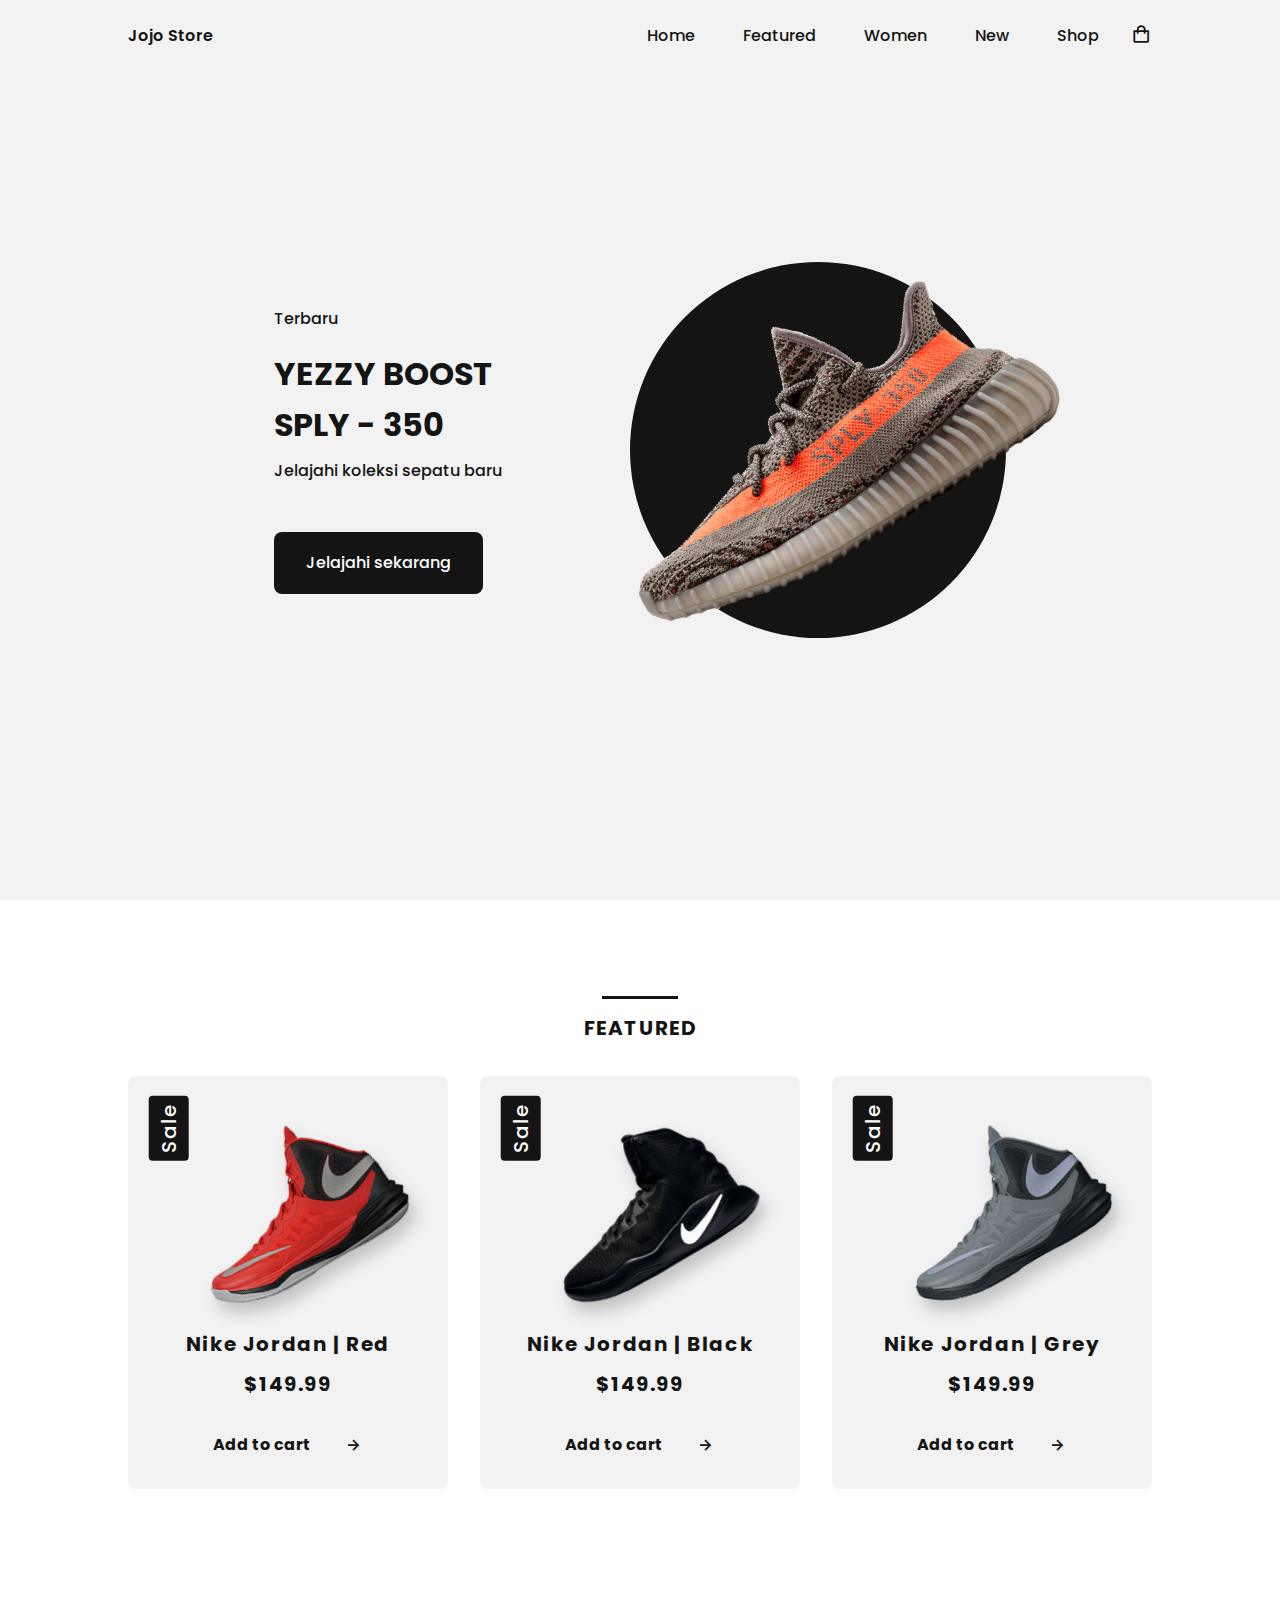
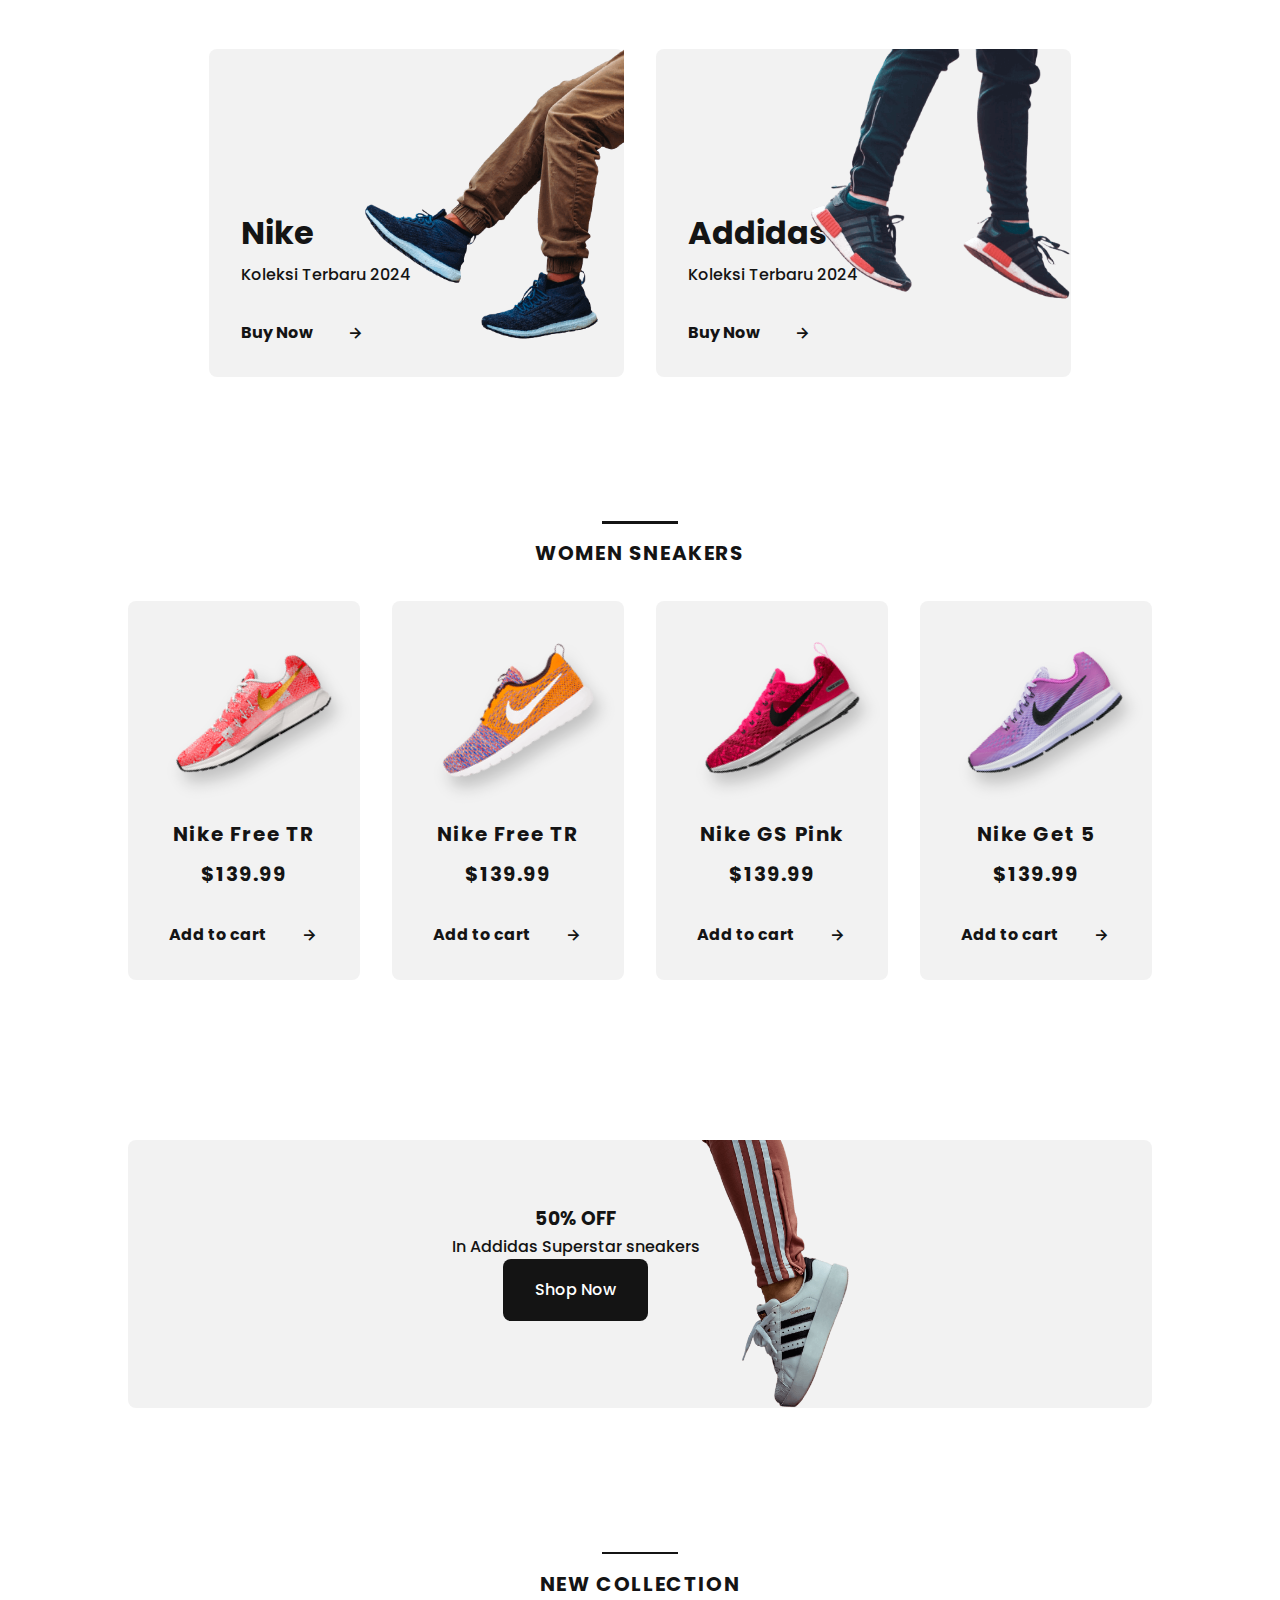
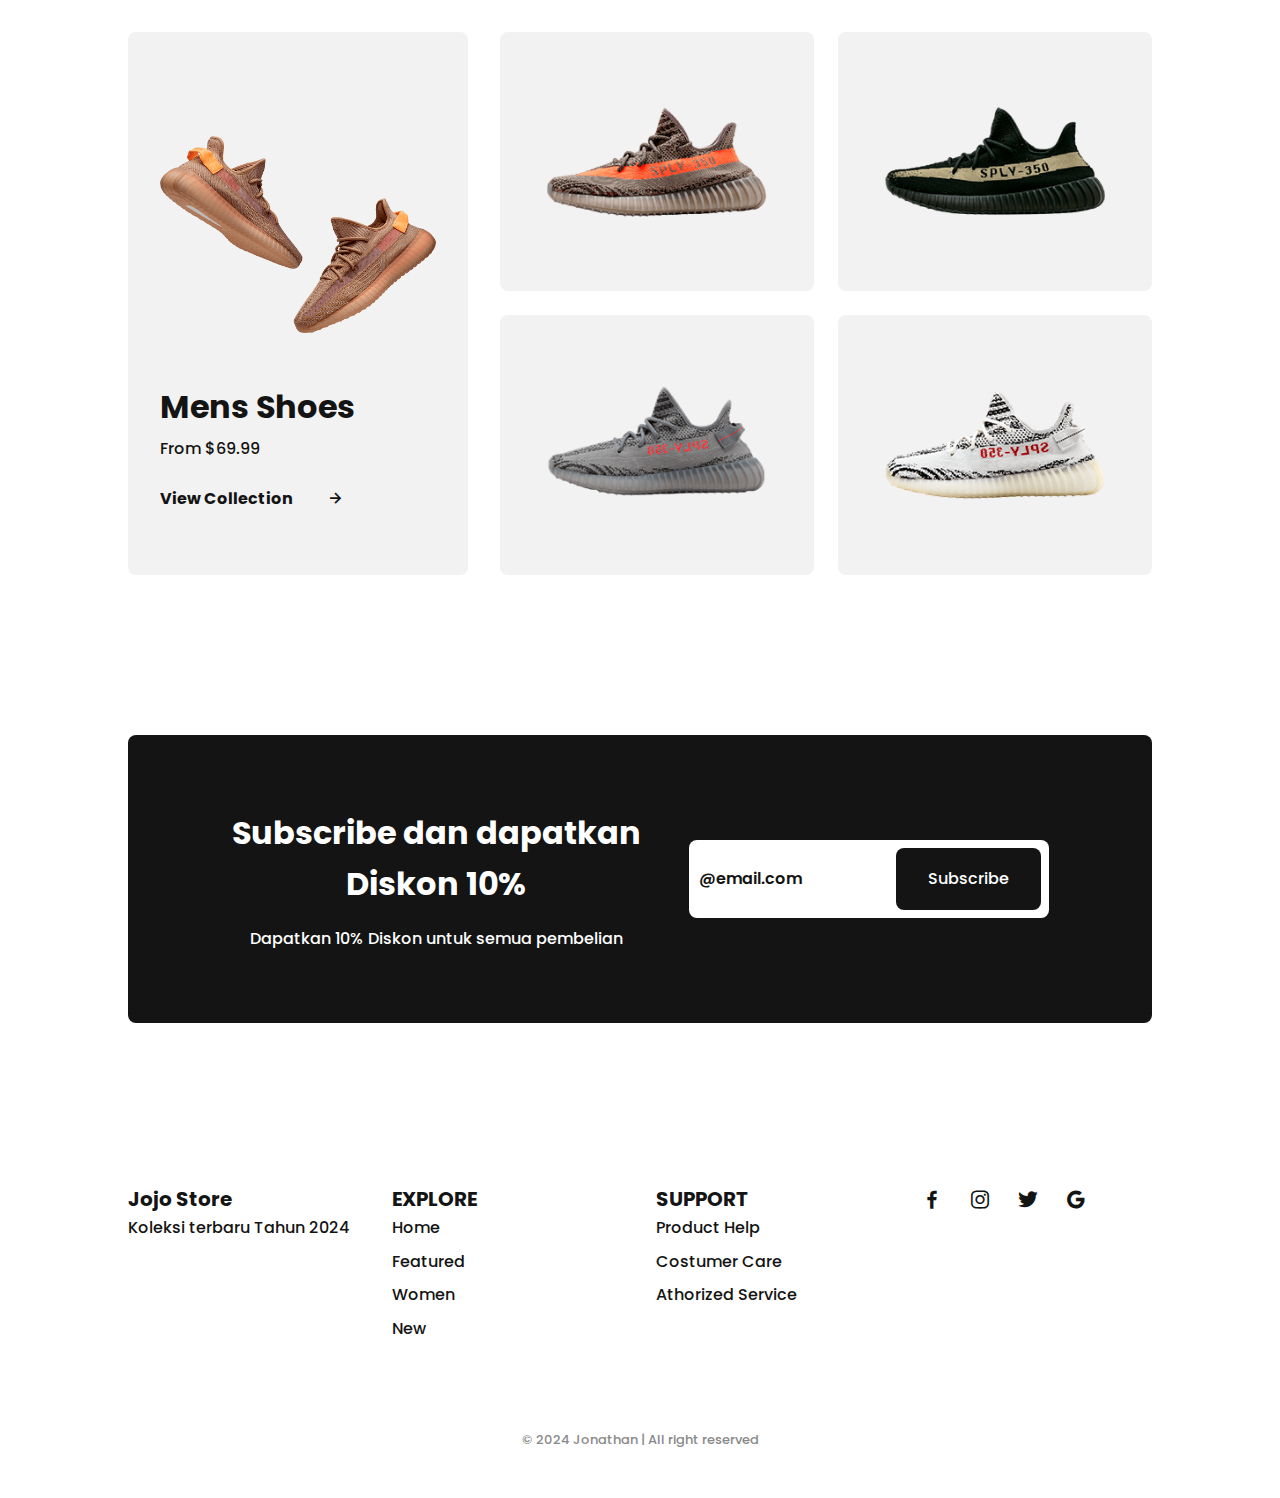
<file: index.html>
<!DOCTYPE html>
<html lang="en">
  <head>
    <meta charset="UTF-8" />
    <meta name="viewport" content="width=device-width, initial-scale=1.0" />

    <!-- ===== CSS ===== -->
    <link rel="stylesheet" href="assets/css/styles.css" />

    <!-- ===== BOX ICONS ===== -->
    <link
      href="https://unpkg.com/boxicons@2.1.4/css/boxicons.min.css"
      rel="stylesheet"
    />
    <title>Jojo Store</title>
  </head>
  <body>
    <!--===== HEADER =====-->
    <header class="l-header" id="header">
        <nav class="nav bd-grid">
            <div class="nav__toggle" id="nav-toggle">
                <i class='bx bxs-grid'></i>     
            </div>

            <a href="#" class="nav__logo">Jojo Store</a>

            <div class="nav__menu" id="nav-menu">
                <ul class="nav__list">
                    <li class="nav__item"><a href="#home" class="nav__link active">Home</a></li>
                    <li class="nav__item"><a href="#featured" class="nav__link">Featured</a></li>
                    <li class="nav__item"><a href="#women" class="nav__link">Women</a></li>
                    <li class="nav__item"><a href="#new" class="nav__link">New</a></li>
                    <li class="nav__item"><a href="./shop.html" class="nav__link">Shop</a></li>
                </ul>
            </div>
            <div class="nav__shop">
                <i class='bx bx-shopping-bag' ></i> 
            </div>
        </nav>
    </header>
    <main class="l-main"></main>
      <!--===== HOME =====-->
    <section class="home" id="home">
      <div class="home__container bd-grid">
        <div class="home__sneaker">
          <div class="home__shape"></div>
          <img src="assets/img/imghome.png" alt="" class="home__img">
        </div>
        
        <div class="home__data">
          <span class="home__new">Terbaru</span>
          <h1 class="home__title">YEZZY BOOST <br> SPLY - 350</h1>
          <p class="home__description">Jelajahi koleksi sepatu baru</p>
          <a href="#" class="button">Jelajahi sekarang</a>
        </div>
      </div>
    </section>
      <!--===== FEATURED =====-->
      <section class="featured section" id="featured">
        <h2 class="section-title">FEATURED</h2>

        <div class="featured__container bd-grid">
          <article class="sneaker">
            <div class="sneaker__sale">Sale</div>
            <img src="assets/img/featured1.png" alt="" class="sneaker__img">
            <span class="sneaker__name">Nike Jordan | Red</span>
            <span class="sneaker__preci">$149.99</span>
            <a href="" class="button-light">Add to cart <i class='bx bx-right-arrow-alt button-icon'></i></a>
          </article>
          <article class="sneaker">
            <div class="sneaker__sale">Sale</div>
            <img src="assets/img/featured2.png" alt="" class="sneaker__img">
            <span class="sneaker__name">Nike Jordan | Black</span>
            <span class="sneaker__preci">$149.99</span>
            <a href="" class="button-light">Add to cart <i class='bx bx-right-arrow-alt button-icon'></i></a>
          </article>
          <article class="sneaker">
            <div class="sneaker__sale">Sale</div>
            <img src="assets/img/featured3.png" alt="" class="sneaker__img">
            <span class="sneaker__name">Nike Jordan | Grey</span>
            <span class="sneaker__preci">$149.99</span>
            <a href="" class="button-light">Add to cart <i class='bx bx-right-arrow-alt button-icon'></i></a>
          </article>
        </div>
      </section>

      <!--===== COLLECTION =====-->
      <section class="collection section">
        <div class="collection__container bd-grid">
          <div class="collection__card">
            <div class="collection__data">
              <h3 class="collection__name">Nike</h3>
              <p class="collection__description">Koleksi Terbaru 2024</p>
              <a href="#" class="button-light">Buy Now <i class='bx bx-right-arrow-alt button-icon'></i></a>
            </div>

            <img src="assets/img/collection1.png" alt="" class="collection__img">
          </div>

          <div class="collection__card">
            <div class="collection__data">
              <h3 class="collection__name">Addidas</h3>
              <p class="collection__description">Koleksi Terbaru 2024</p>
              <a href="#" class="button-light">Buy Now <i class='bx bx-right-arrow-alt button-icon'></i></a>
            </div>

            <img src="assets/img/collection2.png" alt="" class="collection__img">
          </div>
        </div>
      </section>

      <!--===== WOMEN SNEAKERS =====-->
      <section class="women section" id="women">
        <h2 class="section-title">WOMEN SNEAKERS</h2>

        <div class="women__container bd-grid">
          <article class="sneaker">
            <img src="assets/img/women1.png" alt="" class="sneaker__img">
            <span class="sneaker__name">Nike Free TR</span>
            <span class="sneaker__preci">$139.99</span>
            <a href="" class="button-light">Add to cart <i class='bx bx-right-arrow-alt button-icon'></i></a>
          </article>

          <article class="sneaker">
            <img src="assets/img/women2.png" alt="" class="sneaker__img">
            <span class="sneaker__name">Nike Free TR</span>
            <span class="sneaker__preci">$139.99</span>
            <a href="" class="button-light">Add to cart <i class='bx bx-right-arrow-alt button-icon'></i></a>
          </article>

          <article class="sneaker">
            <img src="assets/img/women3.png" alt="" class="sneaker__img">
            <span class="sneaker__name">Nike GS Pink</span>
            <span class="sneaker__preci">$139.99</span>
            <a href="" class="button-light">Add to cart <i class='bx bx-right-arrow-alt button-icon'></i></a>
          </article>

          <article class="sneaker">
            <img src="assets/img/women4.png" alt="" class="sneaker__img">
            <span class="sneaker__name">Nike Get 5</span>
            <span class="sneaker__preci">$139.99</span>
            <a href="" class="button-light">Add to cart <i class='bx bx-right-arrow-alt button-icon'></i></a>
          </article>
        </div>
      </section>

      <!--===== OFFER =====-->
      <section class="offer section">
        <div class="offer__container bd-grid">
          <div class="offer__data">
            <h3 class="offer_title">50% OFF</h3>
            <p class="offer_description">In Addidas Superstar sneakers</p>
            <a href="#" class="button">Shop Now</a>
          </div>

          <img src="assets/img/offert.png" alt="" class="offer__img">
        </div>
      </section>

      <!--===== NEW COLLECTION =====-->
      <section class="new section" id="new">
        <h2 class="section-title">NEW COLLECTION</h2>

        <div class="new__container bd-grid">
          <div class="new__mens">
            <img src="assets/img/new1.png" alt="" class="new__mens-img">
            <h3 class="new__title">Mens Shoes</h3>
            <span class="new__preci">From $69.99</span>
            <a href="#" class="button-light">View Collection <i class='bx bx-right-arrow-alt button-icon'></i></a>
          </div>

          <div class="new__sneaker">
            <div class="new__sneaker-card">
              <img src="assets/img/new2.png" alt="" class="new__sneaker-img">
              <div class="new__sneaker-overlay">
                <a href="#" class="button">Add to Cart</a>
              </div>
            </div>
            <div class="new__sneaker-card">
              <img src="assets/img/new3.png" alt="" class="new__sneaker-img">
              <div class="new__sneaker-overlay">
                <a href="#" class="button">Add to Cart</a>
              </div>
            </div>
            <div class="new__sneaker-card">
              <img src="assets/img/new4.png" alt="" class="new__sneaker-img">
              <div class="new__sneaker-overlay">
                <a href="#" class="button">Add to Cart</a>
              </div>
            </div>
            <div class="new__sneaker-card">
              <img src="assets/img/new5.png" alt="" class="new__sneaker-img">
              <div class="new__sneaker-overlay">
                <a href="#" class="button">Add to Cart</a>
              </div>
            </div>
          </div>
        </div>
      </section>

      <!--===== NEWSLETTER =====-->
      <section class="newsletter section">
        <div class="newsletter__container bd-grid">
          <div>
            <h3 class="newsletter__title">Subscribe dan dapatkan <br> Diskon 10%</h3>
            <p class="newsletter__description">Dapatkan 10% Diskon untuk semua pembelian</p>
          </div>

          <form action="" class="newsletter__subscribe">
            <input type="text" placeholder="@email.com" class="newsletter__input">
            <a href="#" class="button">Subscribe</a>
          </form>
        </div>
      </section>
    </main>

    <!--===== FOOTER =====-->
    <footer class="footer section">
      <div class="footer__container bd-grid">
        <div class="footer__box">
          <h3 class="footer__title">Jojo Store</h3>
          <p class="footer__description">Koleksi terbaru Tahun 2024</p>
        </div>

        <div class="footer__box">
          <h3 class="footer__title">EXPLORE</h3>
          <ul>
            <li><a href="#home" class="footer__link">Home</a></li>
            <li><a href="#featured" class="footer__link">Featured</a></li>
            <li><a href="#women" class="footer__link">Women</a></li>
            <li><a href="#new" class="footer__link">New</a></li>
          </ul>
        </div>

        <div class="footer__box">
          <h3 class="footer__title">SUPPORT</h3>
          <ul>
            <li><a href="#" class="footer__link">Product Help</a></li>
            <li><a href="#" class="footer__link">Costumer Care</a></li>
            <li><a href="#" class="footer__link">Athorized Service</a></li>
          </ul>
        </div>

        <div class="footer__box">
          <a href="#" class="footer__social"><i class='bx bxl-facebook'></i></a>
          <a href="#" class="footer__social"><i class='bx bxl-instagram'></i></a>
          <a href="#" class="footer__social"><i class='bx bxl-twitter'></i></a>
          <a href="#" class="footer__social"><i class='bx bxl-google'></i></a>
        </div>
      </div>

      <p class="footer__copy">&#169; 2024 Jonathan | All right reserved</p>
    </footer>

    <!--===== MAIN JS =====-->
    <script src="assets/js/main.js"></script>
  </body>
</html>
</file>
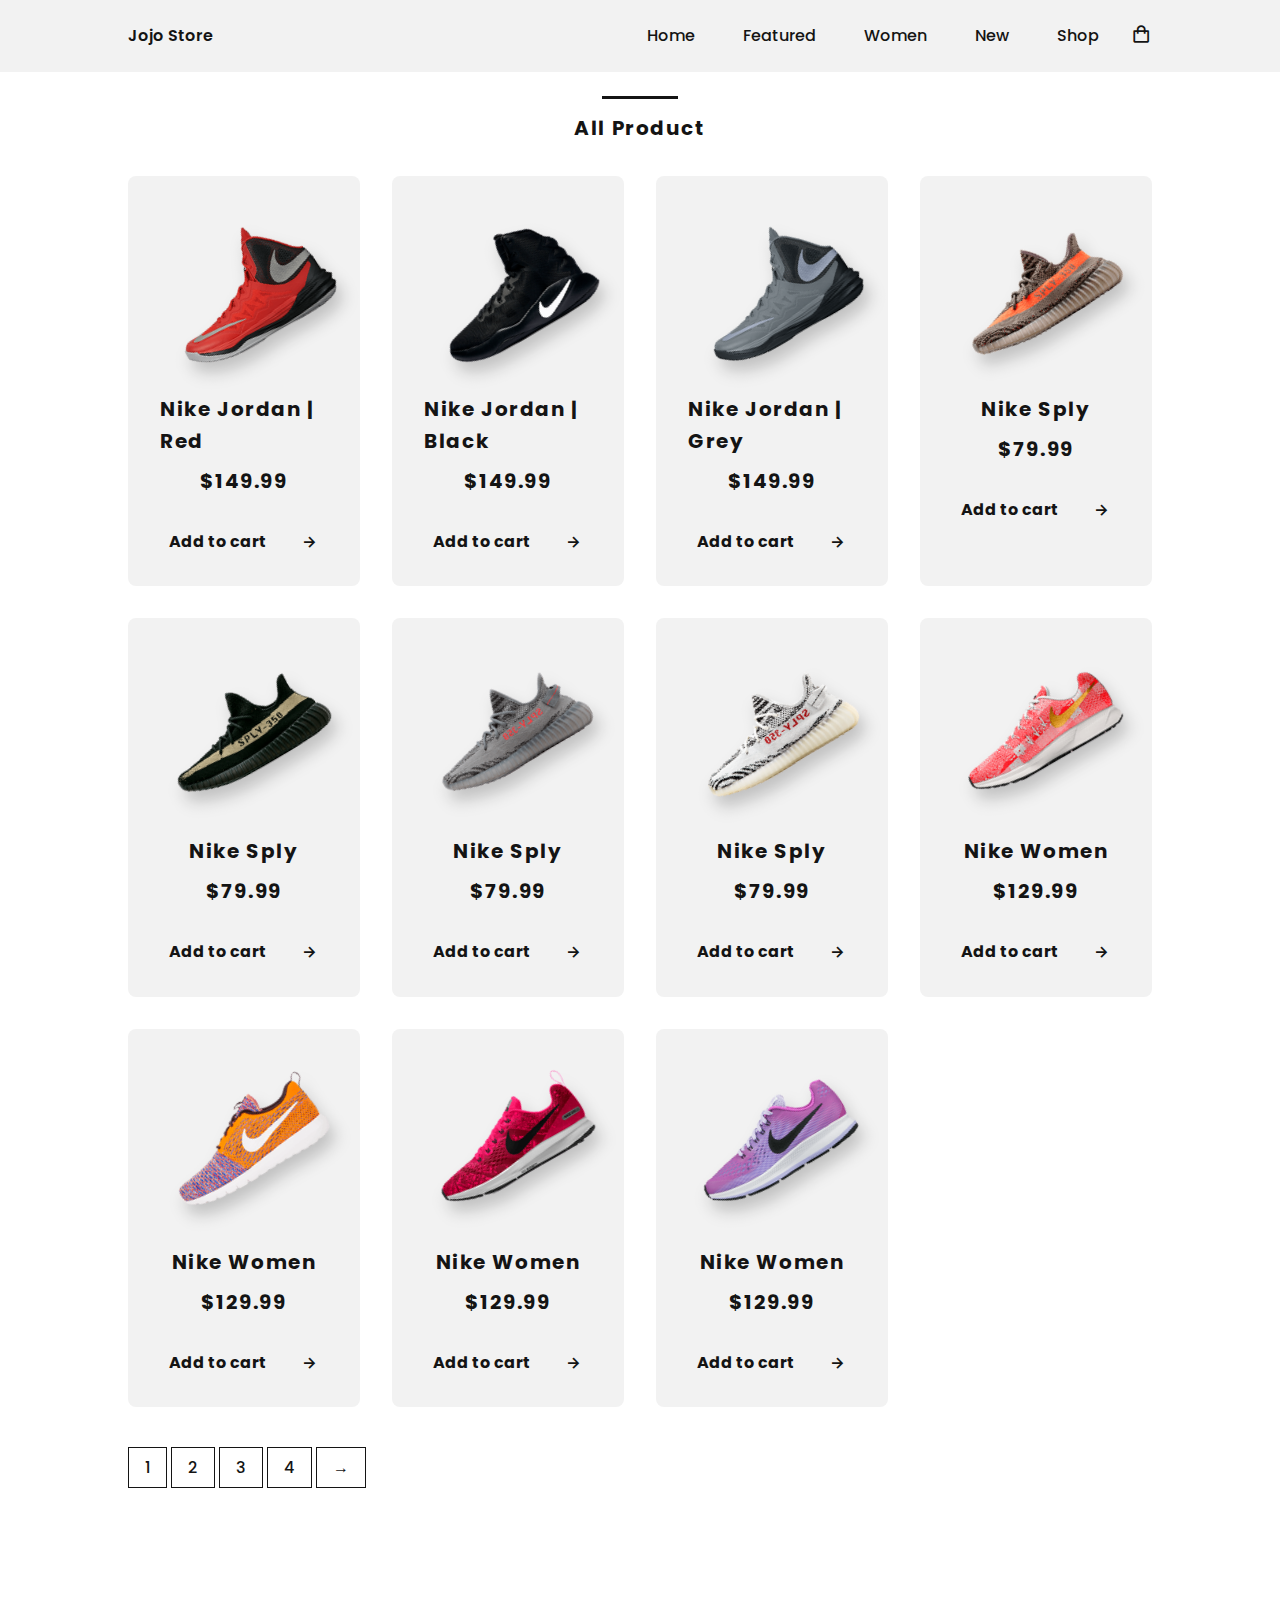
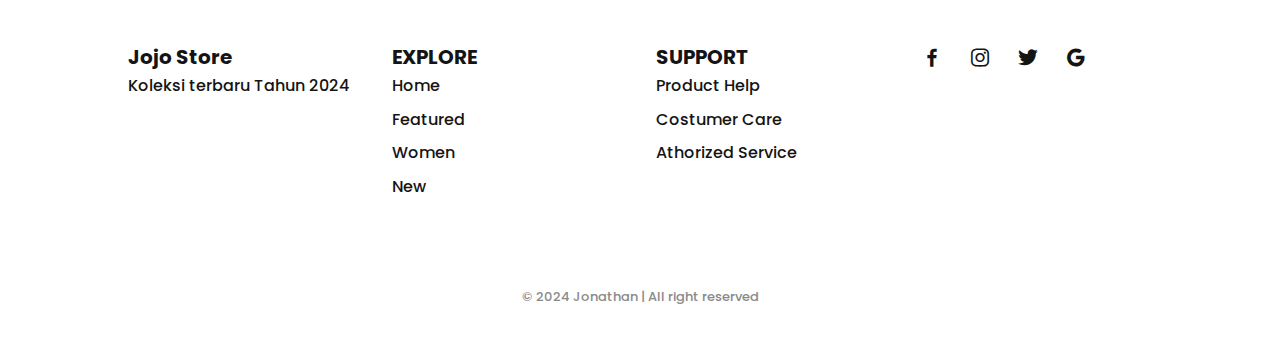
<file: shop.html>
<!DOCTYPE html>
<html lang="en">
  <head>
    <meta charset="UTF-8" />
    <meta name="viewport" content="width=device-width, initial-scale=1.0" />

    <!-- ===== CSS ===== -->
    <link rel="stylesheet" href="assets/css/styles.css" />

    <!-- ===== BOX ICONS ===== -->
    <link
      href="https://unpkg.com/boxicons@2.1.4/css/boxicons.min.css"
      rel="stylesheet"
    />

    <title>Jojo Store</title>
  </head>
  <body>
    <!--===== HEADER =====-->
    <header class="l-header" id="header">
      <nav class="nav bd-grid">
        <div class="nav__toggle" id="nav-toggle">
          <i class="bx bxs-grid"></i>
        </div>

        <a href="#" class="nav__logo">Jojo Store</a>

        <div class="nav__menu" id="nav-menu">
          <ul class="nav__list">
            <li class="nav__item">
              <a href="./index.html" class="nav__link">Home</a>
            </li>
            <li class="nav__item">
              <a href="./index.html#featured" class="nav__link">Featured</a>
            </li>
            <li class="nav__item">
              <a href="./index.html#women" class="nav__link">Women</a>
            </li>
            <li class="nav__item">
              <a href="./index.html#new" class="nav__link">New</a>
            </li>
            <li class="nav__item">
              <a href="#shop" class="nav__link active">Shop</a>
            </li>
          </ul>
        </div>
        <div class="nav__shop">
          <i class="bx bx-shopping-bag"></i>
        </div>
      </nav>
    </header>

    <main class="l-main">
      <!--===== ALL PRODUCT =====-->
      <section class="featured section" id="shop">
        <h2 class="section-title">All Product</h2>

        <div class="featured__container bd-grid">
          <article class="sneaker">
            <img src="assets/img/featured1.png" alt="" class="sneaker__img" />
            <span class="sneaker__name">Nike Jordan | Red</span>
            <span class="sneaker__preci">$149.99</span>
            <a href="" class="button-light"
              >Add to cart <i class="bx bx-right-arrow-alt button-icon"></i
            ></a>
          </article>

          <article class="sneaker">
            <img src="assets/img/featured2.png" alt="" class="sneaker__img" />
            <span class="sneaker__name">Nike Jordan | Black</span>
            <span class="sneaker__preci">$149.99</span>
            <a href="" class="button-light"
              >Add to cart <i class="bx bx-right-arrow-alt button-icon"></i
            ></a>
          </article>

          <article class="sneaker">
            <img src="assets/img/featured3.png" alt="" class="sneaker__img" />
            <span class="sneaker__name">Nike Jordan | Grey</span>
            <span class="sneaker__preci">$149.99</span>
            <a href="" class="button-light"
              >Add to cart <i class="bx bx-right-arrow-alt button-icon"></i
            ></a>
          </article>

          <article class="sneaker">
            <img src="assets/img/new2.png" alt="" class="sneaker__img" />
            <span class="sneaker__name">Nike Sply</span>
            <span class="sneaker__preci">$79.99</span>
            <a href="" class="button-light"
              >Add to cart <i class="bx bx-right-arrow-alt button-icon"></i
            ></a>
          </article>

          <article class="sneaker">
            <img src="assets/img/new3.png" alt="" class="sneaker__img" />
            <span class="sneaker__name">Nike Sply</span>
            <span class="sneaker__preci">$79.99</span>
            <a href="" class="button-light"
              >Add to cart <i class="bx bx-right-arrow-alt button-icon"></i
            ></a>
          </article>

          <article class="sneaker">
            <img src="assets/img/new4.png" alt="" class="sneaker__img" />
            <span class="sneaker__name">Nike Sply</span>
            <span class="sneaker__preci">$79.99</span>
            <a href="" class="button-light"
              >Add to cart <i class="bx bx-right-arrow-alt button-icon"></i
            ></a>
          </article>

          <article class="sneaker">
            <img src="assets/img/new5.png" alt="" class="sneaker__img" />
            <span class="sneaker__name">Nike Sply</span>
            <span class="sneaker__preci">$79.99</span>
            <a href="" class="button-light"
              >Add to cart <i class="bx bx-right-arrow-alt button-icon"></i
            ></a>
          </article>

          <article class="sneaker">
            <img src="assets/img/women1.png" alt="" class="sneaker__img" />
            <span class="sneaker__name">Nike Women</span>
            <span class="sneaker__preci">$129.99</span>
            <a href="" class="button-light"
              >Add to cart <i class="bx bx-right-arrow-alt button-icon"></i
            ></a>
          </article>

          <article class="sneaker">
            <img src="assets/img/women2.png" alt="" class="sneaker__img" />
            <span class="sneaker__name">Nike Women</span>
            <span class="sneaker__preci">$129.99</span>
            <a href="" class="button-light"
              >Add to cart <i class="bx bx-right-arrow-alt button-icon"></i
            ></a>
          </article>

          <article class="sneaker">
            <img src="assets/img/women3.png" alt="" class="sneaker__img" />
            <span class="sneaker__name">Nike Women</span>
            <span class="sneaker__preci">$129.99</span>
            <a href="" class="button-light"
              >Add to cart <i class="bx bx-right-arrow-alt button-icon"></i
            ></a>
          </article>

          <article class="sneaker">
            <img src="assets/img/women4.png" alt="" class="sneaker__img" />
            <span class="sneaker__name">Nike Women</span>
            <span class="sneaker__preci">$129.99</span>
            <a href="" class="button-light"
              >Add to cart <i class="bx bx-right-arrow-alt button-icon"></i
            ></a>
          </article>
        </div>

        <div class="sneaker__pages bd-grid">
          <div>
            <span class="sneaker__pag">1</span>
            <span class="sneaker__pag">2</span>
            <span class="sneaker__pag">3</span>
            <span class="sneaker__pag">4</span>
            <span class="sneaker__pag">&#8594;</span>
          </div>
        </div>
      </section>
    </main>

    <!--===== FOOTER =====-->
    <footer class="footer section">
      <div class="footer__container bd-grid">
        <div class="footer__box">
          <h3 class="footer__title">Jojo Store</h3>
          <p class="footer__description">Koleksi terbaru Tahun 2024</p>
        </div>

        <div class="footer__box">
          <h3 class="footer__title">EXPLORE</h3>
          <ul>
            <li><a href="./index.html#home" class="footer__link">Home</a></li>
            <li>
              <a href="./index.html#featured" class="footer__link">Featured</a>
            </li>
            <li><a href="./index.html#women" class="footer__link">Women</a></li>
            <li><a href="./index.html#new" class="footer__link">New</a></li>
          </ul>
        </div>

        <div class="footer__box">
          <h3 class="footer__title">SUPPORT</h3>
          <ul>
            <li><a href="#" class="footer__link">Product Help</a></li>
            <li><a href="#" class="footer__link">Costumer Care</a></li>
            <li><a href="#" class="footer__link">Athorized Service</a></li>
          </ul>
        </div>

        <div class="footer__box">
          <a href="#" class="footer__social"><i class="bx bxl-facebook"></i></a>
          <a href="#" class="footer__social"
            ><i class="bx bxl-instagram"></i
          ></a>
          <a href="#" class="footer__social"><i class="bx bxl-twitter"></i></a>
          <a href="#" class="footer__social"><i class="bx bxl-google"></i></a>
        </div>
      </div>

      <p class="footer__copy">&#169; 2024 Jonathan | All right reserved</p>
    </footer>

    <!--===== MAIN JS =====-->
    <script src="assets/js/main.js"></script>
  </body>
</html>
</file>
<file: assets/css/styles.css>
/*===== GOOGLE FONTS =====*/
@import url("https://fonts.googleapis.com/css2?family=Poppins:wght@400;500;600;700&display=swap");
/*===== VARIABLES CSS =====*/
:root {
  --header-height: 3rem;
  /*===== Font weight =====*/
  --font-medium: 500;
  --font-semi-bold: 600;
  --font-bold: 700;

  /*===== Colores =====*/
  --dark-color: #141414;
  --dark-color-light: #8a8a8a;
  --dark-color-lighten: #f2f2f2;
  --white-color: #ffff;

  /*===== Font and typography =====*/
  --body-font: "Poppins", sans-serif;
  --big-font-size: 1.25rem;
  --bigger-font-size: 1.5rem;
  --biggest-font-size: 2rem;
  --h2-font-size: 1.25rem;
  --normal-font-size: 0.938rem;
  --smaller-font-size: 0.813rem;

  /*===== Margenes =====*/
  --mb-1: 0.5rem;
  --mb-2: 1rem;
  --mb-3: 1.5rem;
  --mb-4: 2rem;
  --mb-5: 2.5rem;
  --mb-6: 3rem;

  /*===== z index =====*/
  --z-fixed: 100;

  /*===== Rotate img =====*/
  --rotate-img: rotate(-30deg);
}

@media screen and (min-width: 758px) {
  :root {
    --big-font-size: 1.25rem;
    --bigger-font-size: 2rem;
    --biggest-font-size: 3rem;
    --normal-font-size: 1rem;
    --smaller-font-size: 0.813rem;
  }
}

/*===== BASE =====*/
*,
::before,
::after {
  box-sizing: border-box;
}

html {
  scroll-behavior: smooth;
}

body {
  margin: var(--header-height) 0 0 0;
  font-family: var(--body-font);
  font-size: var(--normal-font-size);
  font-weight: var(--font-medium);
  color: var(--dark-color);
  line-height: 1.6;
}

h1,
h2,
h3,
p,
ul {
  margin: 0;
}

ul {
  padding: 0;
  list-style: none;
}

a {
  text-decoration: none;
  color: var(--dark-color);
}

img {
  max-width: 100%;
  height: auto;
  display: block;
}

/*===== CLASS CSS ===== */
.section {
  padding: 5rem 0 2rem;
}

.section-title {
  position: relative;
  font-size: var(--big-font-size);
  margin-bottom: var(--mb-4);
  text-align: center;
  letter-spacing: 0.1rem;
}

.section-title::after {
  content: "";
  position: absolute;
  width: 56px;
  height: 0.18rem;
  top: -1rem;
  left: 0;
  right: 0;
  margin: auto;
  background-color: var(--dark-color);
}

/*===== LAYOUT =====*/
.bd-grid {
  max-width: 1024px;
  display: grid;
  grid-template-columns: 100%;
  column-gap: 2rem;
  width: calc(100% - 2rem);
  margin-left: var(--mb-2);
  margin-right: var(--mb-2);
}

.l-header {
  width: 100%;
  position: fixed;
  top: 0;
  left: 0;
  z-index: var(--z-fixed);
  background-color: var(--dark-color-lighten);
}

/*===== NAV =====*/
.nav {
  height: var(--header-height);
  display: flex;
  justify-content: space-between;
  align-items: center;
}

@media screen and (max-width: 768px) {
  .nav__menu {
    position: fixed;
    top: var(--header-height);
    left: -100%;
    width: 70%;
    height: 100vh;
    padding: 2rem;
    background-color: var(--white-color);
    transition: 0.5s;
  }
}

.nav__item {
  margin-bottom: var(--mb-4);
}

.nav__logo {
  font-weight: var(--font-semi-bold);
}

.nav__toggle,
.nav__shop {
  font-size: 1.3rem;
  cursor: pointer;
}

.nav__link:hover {
  position: relative;
}

.nav__link:hover::after {
  position: absolute;
  content: "";
  width: 100%;
  height: 0.18rem;
  left: 0;
  top: 2rem;
  background-color: var(--dark-color);
}

/*Show menu*/
.show {
  left: 0;
}

/*Active link*/
.active {
  position: relative;
}

.active::before {
  content: "";
  position: absolute;
  bottom: -5rem;
  left: 45%;
  width: 4px;
  height: 4px;
  border: var(--dark-color);
  border-radius: 50%;
}

/*Change color header*/
.scroll-header {
  background-color: var(--white-color);
  box-shadow: 0 2px 4px rgba(0, 0, 0, 0.1);
}
/*===== HOME =====*/
.home {
  background-color: var(--dark-color-lighten);
  overflow: hidden;
}

.home__container {
  height: calc(100vh - var(--header-height));
}

.home__sneaker {
  position: relative;
  display: flex;
  justify-content: center;
  align-self: center;
}

.home__shape {
  width: 220px;
  height: 220px;
  background-color: var(--dark-color);
  border-radius: 50%;
}

.home__img {
  position: absolute;
  top: 1.5rem;
  max-width: initial;
  width: 275px;
  transform: var(--rotate-img);
}

.home__new {
  display: block;
  font-weight: var(--smaller-font-size);
  font-size: var(--font-semi-bold);
  margin-bottom: var(--mb-2);
}

.home__title {
  font-size: var(--bigger-font-size);
  margin-bottom: var(--mb-1);
}

.home__description {
  margin-bottom: var(--mb-6);
}
/*BUTTONS*/
.button {
  display: inline-block;
  background-color: var(--dark-color);
  color: var(--white-color);
  padding: 1.125rem 2rem;
  font-weight: var(--font-medium);
  border-radius: 0.5rem;
  transition: 0.3s;
}

.button:hover {
  transform: translateY(-0.25rem);
}

.button-light {
  display: inline-flex;
  color: var(--dark-color);
  font-weight: var(--font-bold);
  align-items: center;
}

.button-icon {
  font-size: 1.25rem;
  margin-left: var(--mb-4);
  transition: 0.3s;
}

.button-light:hover .button-icon {
  transform: translateX(0.25rem);
}

/*===== FEATURED =====*/
.featured__container {
  row-gap: 2rem;
  grid-template-columns: repeat(auto-fit, minmax(220px, 1fr));
}

.sneaker {
  position: relative;
  display: flex;
  flex-direction: column;
  align-items: center;
  padding: 2rem;
  background-color: var(--dark-color-lighten);
  border-radius: 0.5rem;
  transition: 0.3s;
}

.sneaker__sale {
  position: absolute;
  left: 0.5rem;
  background-color: var(--dark-color);
  color: var(--white-color);
  padding: 0.25rem 0.5rem;
  border-radius: 0.25rem;
  font-size: var(--h2-font-size);
  transform: rotate(-90deg);
  letter-spacing: 0.1rem;
}

.sneaker__img {
  width: 220px;
  margin-top: var(--mb-3);
  margin-bottom: var(--mb-6);
  transform: var(--rotate-img);
  filter: drop-shadow(0 12px 8px rgba(0, 0, 0, 0.2));
}

.sneaker__name,
.sneaker__preci {
  font-size: var(--h2-font-size);
  letter-spacing: 0.1rem;
  font-weight: var(--font-bold);
}

.sneaker__name {
  margin-bottom: var(--mb-1);
}

.sneaker__preci {
  margin-bottom: var(--mb-4);
}

.sneaker:hover {
  transform: translateY(-0.5rem);
}

.sneaker__pages {
  margin-top: var(--mb-6);
}

.sneaker__pag {
  padding: 0.5rem 1rem;
  border: 1px solid var(--dark-color);
}

.sneaker__pag:hover {
  background-color: var(--dark-color);
  color: var(--white-color);
}

/*===== COLLECTION =====*/
.collection__container {
  row-gap: 2rem;
  justify-content: center;
}

.collection__card {
  position: relative;
  display: flex;
  height: 328px;
  background-color: var(--dark-color-lighten);
  padding: 2rem;
  border-radius: 0.5rem;
  transition: 0.3s;
}
.collection__data {
  align-self: flex-end;
}

.collection__img {
  position: absolute;
  top: 0;
  right: 0;
  width: 230px;
}

.collection__name {
  font-size: var(--bigger-font-size);
  margin-bottom: 0.25rem;
}

.collection__description {
  margin-bottom: var(--mb-4);
}

.collection__card:hover {
  transform: translateY(-0.5rem);
}

/*===== WOMEN SNEAKERS =====*/
.women__container {
  row-gap: 2rem;
  grid-template-columns: repeat(auto-fit, minmax(220px, 1fr));
}

/*===== OFFER =====*/
.offer__container {
  grid-template-columns: 55% 45%;
  column-gap: 0;
  background-color: var(--dark-color-lighten);
  border-radius: 0.5rem;
  justify-content: center;
}

.offer__data {
  padding: 4rem 0 4rem 1.5rem;
}

.offer__title {
  font-size: var(--bigger-font-size);
  margin-bottom: 0.25rem;
}

.offer__description {
  margin-bottom: var(--mb-3);
}

.offer__img {
  width: 153px;
}

/*===== NEW COLLECTION  =====*/
.new__container {
  row-gap: 2rem;
}

.new__mens {
  display: flex;
  flex-direction: column;
  justify-content: center;
  background-color: var(--dark-color-lighten);
  border-radius: 0.5rem;
  padding: 2rem;
}

.new__mens-img {
  width: 276px;
  margin-bottom: var(--mb-3);
}

.new__title {
  font-size: var(--bigger-font-size);
  margin-bottom: 0.25rem;
}

.new__preci {
  display: block;
  margin-bottom: var(--mb-3);
}

.new__sneaker {
  display: grid;
  gap: 1.5rem;
  grid-template-columns: repeat(auto-fit, minmax(220px, 1fr));
}

.new__sneaker-card {
  position: relative;
  padding: 3.5rem 1.5rem;
  background-color: var(--dark-color-lighten);
  border-radius: 0.5rem;
  overflow: hidden;
  display: flex;
  justify-content: center;
}

.new__sneaker-img {
  width: 220px;
}

.new__sneaker-overlay {
  position: absolute;
  left: 0;
  bottom: -100%;
  width: 100%;
  height: 100%;
  display: flex;
  justify-content: center;
  align-items: center;
  background-color: rgba(138, 138, 138, 0.3);
  transition: 0.3s;
}

.new__sneaker-card:hover .new__sneaker-overlay {
  bottom: 0;
}
/*===== NEWSLETTER =====*/
.newsletter__container {
  background-color: var(--dark-color);
  color: var(--white-color);
  padding: 2rem 0.5rem;
  border-radius: 0.5rem;
  text-align: center;
}

.newsletter__title {
  font-size: var(--bigger-font-size);
  margin-bottom: var(--mb-2);
}

.newsletter__description {
  margin-bottom: var(--mb-5);
}

.newsletter__subscribe {
  display: flex;
  column-gap: 0.5rem;
  background-color: var(--white-color);
  padding: 0.5rem;
  border-radius: 0.5rem;
}

.newsletter__input {
  outline: none;
  border: none;
  width: 90%;
  font-size: var(--normal-font-size);
}

.newsletter__input::placeholder {
  color: var(--dark-color);
  font-family: var(--body-font);
  font-size: var(--normal-font-size);
  font-weight: var(--font-semi-bold);
}

/*===== FOOTER =====*/
.footer__container {
  grid-template-columns: repeat(auto-fit, minmax(220px, 1fr));
}

.footer__box {
  margin-bottom: var(--mb-4);
}

.footer__title {
  font-size: var(--big-font-size);
}

.footer__link {
  display: block;
  width: max-content;
  margin-bottom: var(--mb-1);
}

.footer__social {
  font-size: 1.5rem;
  margin-right: 1.25rem;
}

.footer__copy {
  padding-top: 3rem;
  font-size: var(--smaller-font-size);
  color: var(--dark-color-light);
  text-align: center;
}

/* ===== MEDIA QUERIES=====*/
@media screen and (min-width: 576px) {
  .collection__container {
    grid-template-columns: 415px;
  }

  .collection__img {
    width: 260px;
  }

  .offer__container {
    grid-template-columns: max-content max-content;
  }

  .offer__data {
    text-align: center;
  }

  .new__mens {
    align-items: center;
  }
}

@media screen and (min-width: 768px) {
  body {
    margin: 0;
  }

  .section {
    padding: 7rem 0 3rem;
  }

  .section-title::after {
    width: 76px;
  }

  .nav {
    height: calc(var(--header-height) + 1.5rem);
  }
  .nav__menu {
    margin-left: auto;
  }
  .nav__list {
    display: flex;
  }
  .nav__item {
    margin-left: var(--mb-6);
    margin-bottom: 0;
  }
  .nav__toggle {
    display: none;
  }

  .home__container {
    height: 100vh;
    grid-template-columns: max-content max-content;
    justify-content: center;
    align-items: center;
  }
  .home__sneaker {
    order: 1;
  }
  .home__shape {
    width: 376px;
    height: 376px;
  }
  .home__img {
    width: 470px;
    top: 3.5rem;
    right: 0;
    left: -3rem;
  }

  .newsletter__container {
    grid-template-columns: max-content max-content;
    justify-content: center;
    align-items: center;
    padding: 4.5rem 2rem;
    column-gap: 3rem;
  }
  .newsletter__description {
    margin-bottom: 0;
  }
  .newsletter__subscribe {
    width: 360px;
    height: max-content;
  }
}

@media screen and (min-width: 1024px) {
  .bd-grid {
    margin-left: auto;
    margin-right: auto;
  }

  .home__container {
    column-gap: 8rem;
  }

  .collection__container {
    grid-template-columns: repeat(2, 415px);
  }

  .new__container {
    grid-template-columns: max-content 1fr;
  }
  .new__mens {
    align-items: initial;
    justify-content: flex-end;
    padding: 4rem 2rem;
  }
  .new__mens-img {
    margin-bottom: var(--mb-6);
  }
}
</file>
